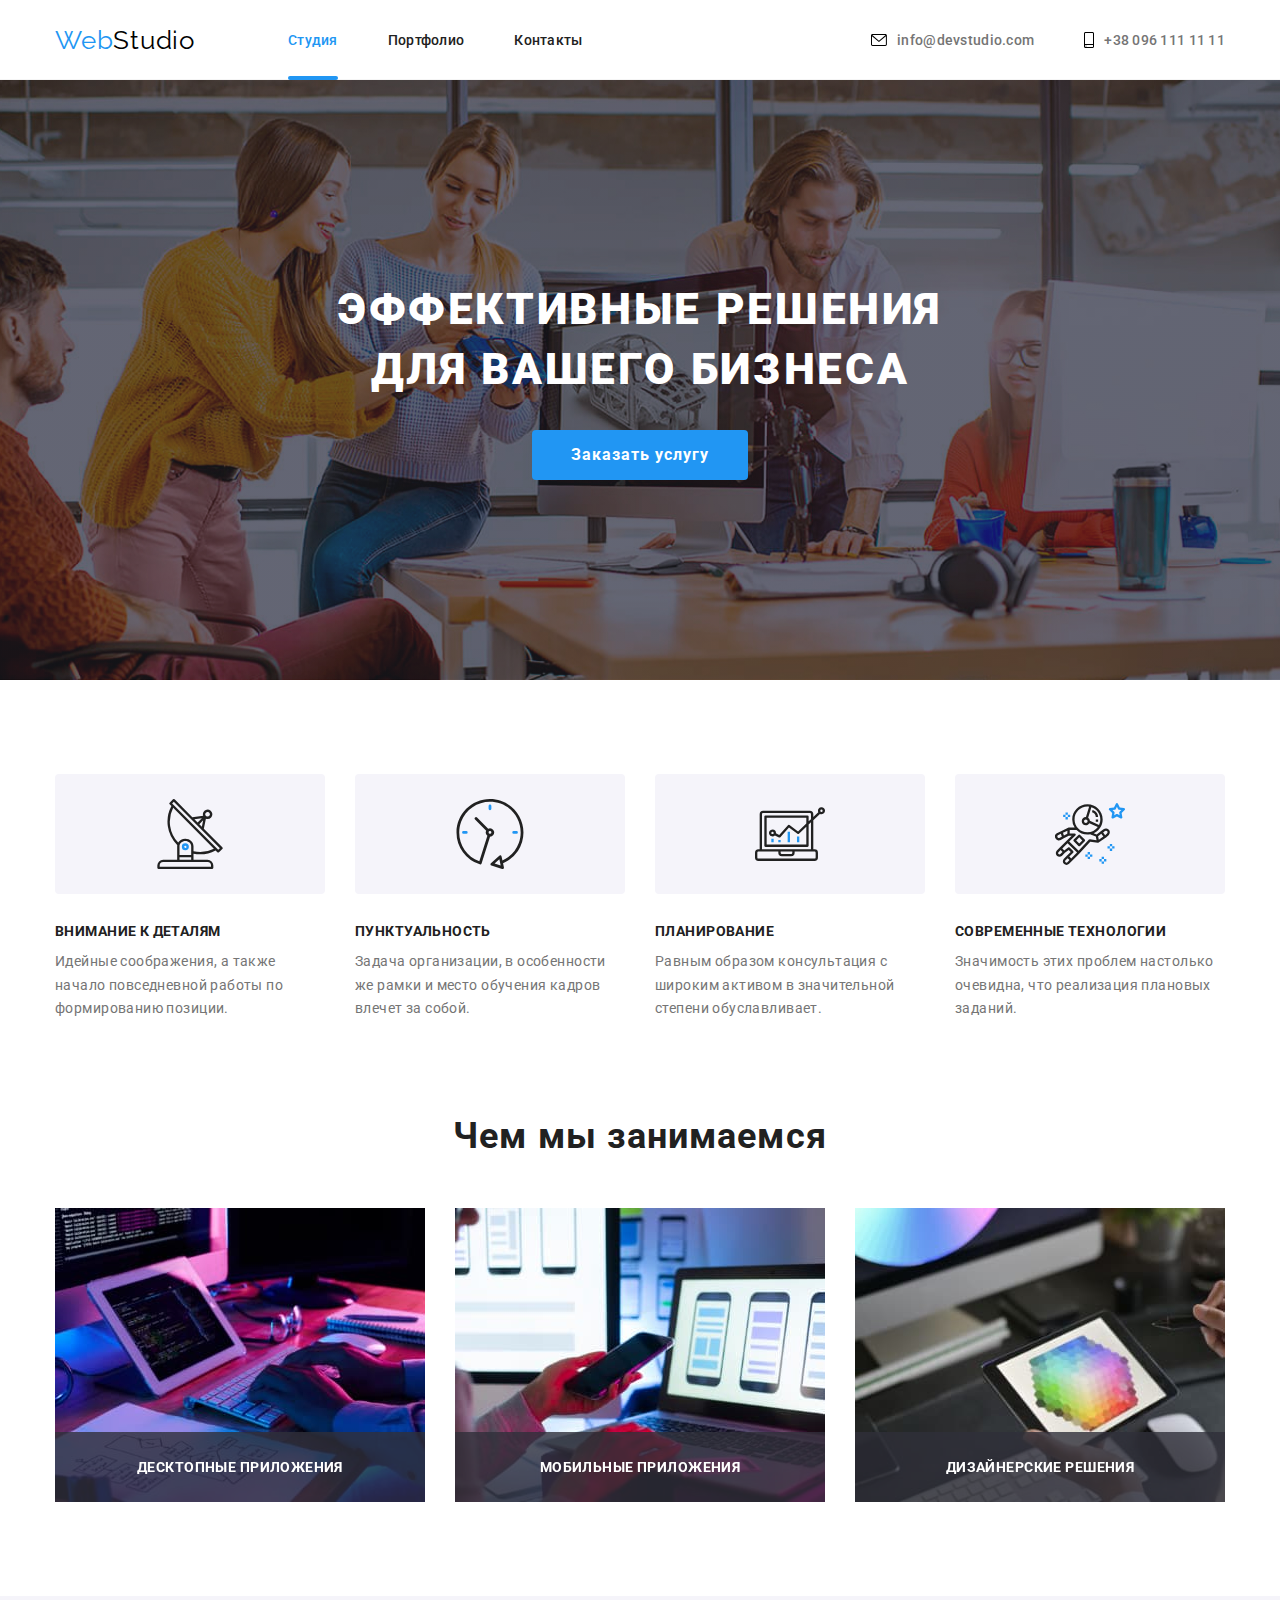
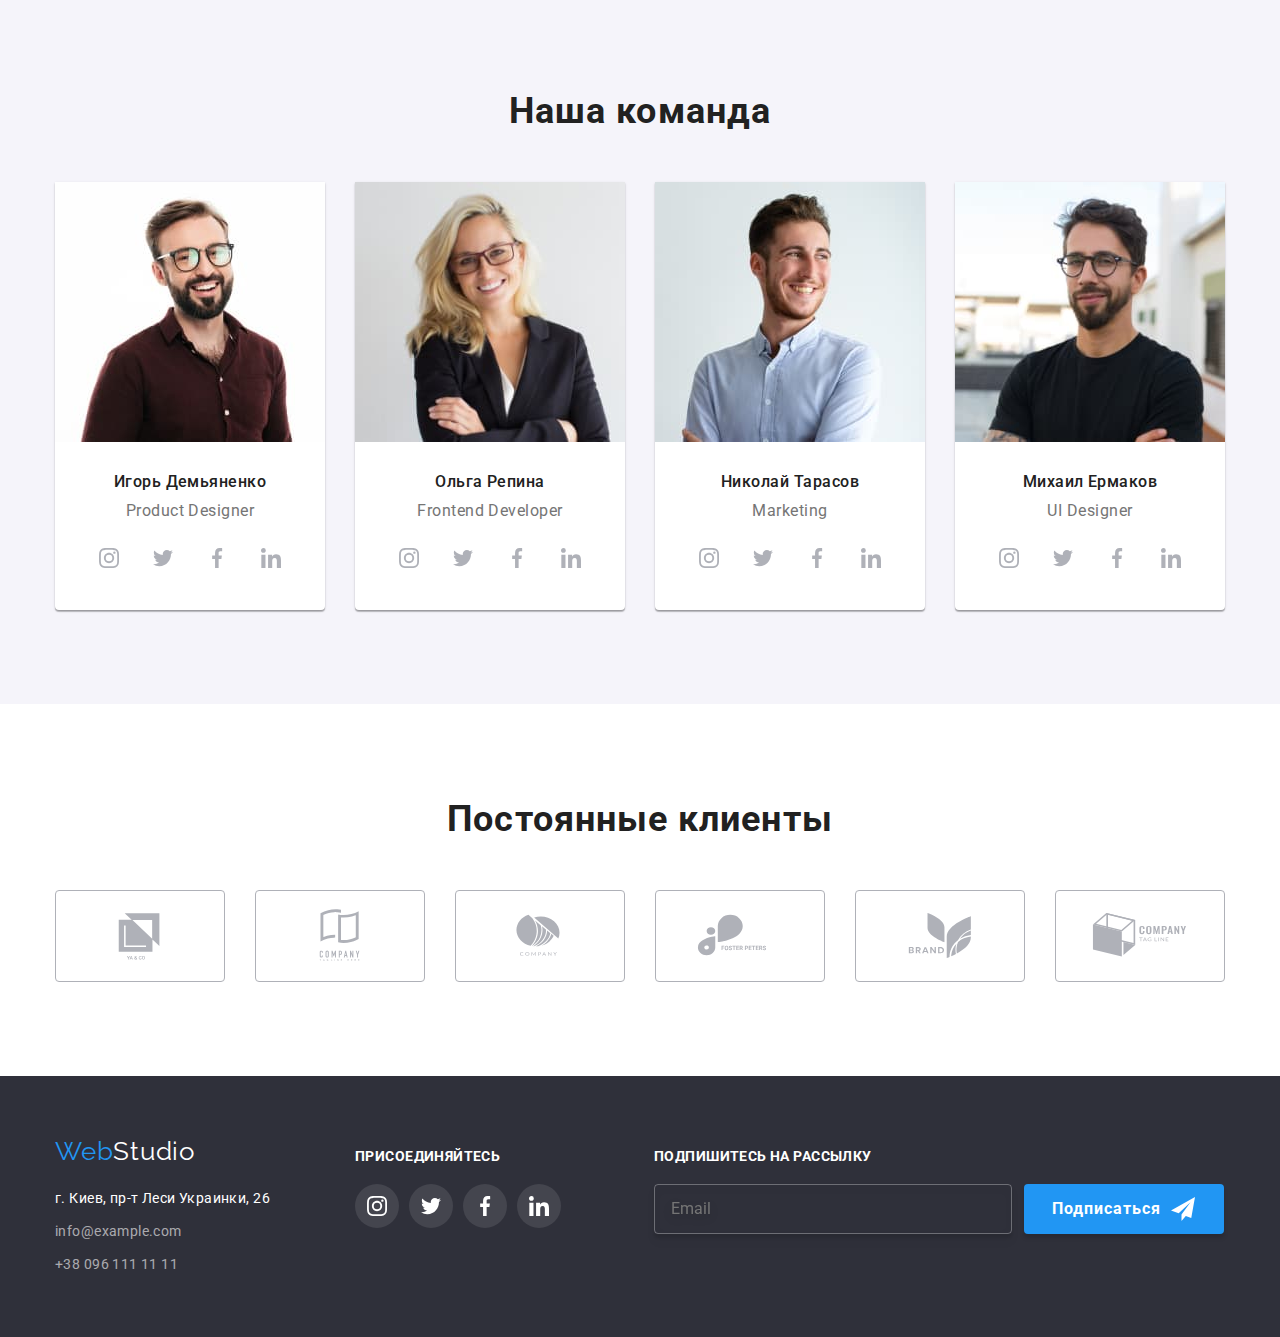
<file: index.html>
<!DOCTYPE html>
<html lang="ru">
  <head>
    <meta charset="UTF-8" />
    <meta http-equiv="X-UA-Compatible" content="IE=edge" />
    <meta name="viewport" content="width=device-width, initial-scale=1.0" />
    <title>WebStudio</title>
    <link
      href="https://fonts.googleapis.com/css2?family=Raleway:wght@700&family=Roboto:wght@400;500;700;900&display=swap"
      rel="stylesheet"
    />
    <link
      rel="stylesheet"
      href="https://cdnjs.cloudflare.com/ajax/libs/modern-normalize/1.1.0/modern-normalize.min.css"
    />
    <link rel="stylesheet" href="./css/main.min.css" />
  </head>

  <body>
    <!-- Header -->
    <header class="page-header">
      <div class="page-header__container container">
        <!-- logo -->
        <a class="header__logo logo" href="./index.html">
          <span class="logo--blue-text">Web</span
          ><span class="header__logo--black-text">Studio</span>
        </a>
        <nav>
          <!-- about -->
          <ul class="nav__list">
            <li class="nav__list-item">
              <a class="nav__link nav__link--current" href="./index.html">Студия</a>
            </li>
            <li class="nav__list-item">
              <a class="nav__link" href="./portfolio.html">Портфолио</a>
            </li>
            <li class="nav__list-item">
              <a class="nav__link" href="#">Контакты</a>
            </li>
          </ul>
        </nav>
        <!-- Contacts -->
        <ul class="contact__list">
          <li class="contact__list-item">
            <a class="contact__link" href="mailto:info@devstudio.com"
              ><svg class="contact__icon" width="16" height="12">
              <use href="./images/icons.svg#icon-mail"/>
            </svg>info@devstudio.com</a
            >
          </li>
          <li class="contact__list-item">
            <a class="contact__link" href="tel:+380961111111"
              ><svg class="contact__icon" width="10" height="16">
              <use href="./images/icons.svg#icon-phone"/>
            </svg>+38 096 111 11 11</a
            >
          </li>
        </ul>
      </div>
    </header>
    <!-- Main -->
    <main>
      <!-- Hero (order section) -->
      <section class="section hero-section">
        <div class="vertical-container">
          <h1 class="hero-section__main-title">
            Эффективные решения <br />
            для вашего бизнеса
          </h1>
          <button class="hero-section__modal-button" data-modal-open type="button" name="button">Заказать услугу</button>
          <div class="backdrop backdrop--hidden" data-modal>
            <div class="modal-container">
              <form class="modal-form">
                <h1 class="modal-form__title">Оставьте свои данные, мы вам перезвоним</h1>
                <ul class="modal-form__label-list">
                  <li class="modal-form__label-item">
                    <label class="modal-form__label modal-form__label--hovered">
                      <p class="modal-form__label-data">Имя</p>
                      <span class="modal-form__input-container">
                        <input class="modal-form__input modal-form__input--selected" type="name" name="name"/>
                        <svg class="modal-form__icon modal-form__icon--hovered" width="18" height="18">
                          <use href="./images/icons.svg#icon-person-modal" />
                        </svg>
                      </span>
                    </label>
                  </li>
                  <li class="modal-form__label-item">
                    <label class="modal-form__label modal-form__label--hovered">
                      <p class="modal-form__label-data">Телефон</p>
                      <span class="modal-form__input-container">
                        <input class="modal-form__input modal-form__input--selected"  type="tel" name="tel"/>
                        <svg class="modal-form__icon modal-form__icon--hovered" width="18" height="18">
                          <use href="./images/icons.svg#icon-phone-modal" />
                        </svg>
                      </span>
                    </label>
                  </li>
                  <li class="modal-form__label-item">
                    <label class="modal-form__label modal-form__label--hovered">
                      <p class="modal-form__label-data">Почта</p>
                      <span class="modal-form__input-container">
                        <input class="modal-form__input modal-form__input--selected"  type="email" name="email"/>
                        <svg class="modal-form__icon modal-form__icon--hovered" width="18" height="18">
                          <use href="./images/icons.svg#icon-email-modal" />
                        </svg>
                      </span>
                    </label>
                  </li>
                  <li class="modal-form__label-item">
                    <label class="modal-form__label modal-form__label--hovered">
                      <p class="modal-form__label-data">Комментарий</p>
                      <span class="modal-form__input-container">
                        <textarea class="modal-form__input modal-form__comment-area modal-form__input--selected" placeholder="Введите текст"></textarea> 
                      </span>
                    </label>
                  </li>
                </ul>
                <label class="modal-form__checkbox modal-form__checkbox--hovered">
                  <p class="modal-form__checkbox-data">Соглашаюсь с рассылкой и принимаю <a class="modal-form__checkbox-link" href="">Условия договора</a></p>
                  <input class="modal-form__checkbox-input modal-form__checkbox-input--checked" type="checkbox" name="checkbox">
                  <svg class="modal-form__checkbox-icon" width="16" height="15">
                    <use href="./images/icons.svg#icon-modal-checkbox">
                  </svg>
                  <svg class="modal-form__checkbox-icon modal-form__checkbox-icon--checked" width="16" height="15">
                    <use href="./images/icons.svg#icon-check-modal">
                  </svg>
                </label>
                <button class="modal-form__submit-button submit-button" type="submit">
                  Отправить
                </button>
              </form>
              <button class="modal-form__close-button modal-form__close-button--selected" data-modal-close type="button">

                  <svg class="modal-form__close-icon modal-form__close-icon--selected" width="18" height="18">
                  <use href="./images/icons.svg#icon-close-modal">
                </svg>

              </button>
            </div>
          </div>
        </div>
      </section>
      <!-- Team Qualities -->
          <section class="qalities-section section">
        <div class="qalities-section__container">
          <h2 class="qalities-section__main-title main-title--hidden">Качества команды</h2>
          <ul class="qalities-section__list">
            <li class="qalities-section__list-item">
              <div class="qalities-section__icon-container">
                <svg class="qalities-section__icon" width="70" height="70">
                  <use href="./images/icons.svg#icon-antenna"/>
                </svg>
              </div>
              <h3 class="qalities-section__title">Внимание к деталям</h3>
              <p class="qalities-section__data">
                Идейные соображения, а также начало повседневной работы по
                формированию позиции.
              </p>
            </li>
            <li class="qalities-section__list-item">
              <div class="qalities-section__icon-container">
                <svg class="qalities-section__icon" width="70" height="70">
              <use href="./images/icons.svg#icon-clock"/>
            </svg>
              </div>
              <h3 class="qalities-section__title">Пунктуальность</h3>
              <p class="qalities-section__data">
                Задача организации, в особенности же рамки и место обучения
                кадров влечет за собой.
              </p>
            </li>
            <li class="qalities-section__list-item">
              <div class="qalities-section__icon-container">
                <svg class="qalities-section__icon" width="70" height="70">
              <use href="./images/icons.svg#icon-diagram"/>
            </svg>
              </div>
              <h3 class="qalities-section__title">Планирование</h3>
              <p class="qalities-section__data">
                Равным образом консультация с широким активом в значительной
                степени обуславливает.
              </p>
            </li>
            <li class="qalities-section__list-item">
              <div class="qalities-section__icon-container">
                <svg class="qalities-section__icon" width="70" height="70">
              <use href="./images/icons.svg#icon-astronaut"/>
            </svg>
              </div>
              <h3 class="qalities-section__title">Современные технологии</h3>
              <p class="qalities-section__data">
                Значимость этих проблем настолько очевидна, что реализация
                плановых заданий.
              </p>
            </li>
          </ul>
        </div>
      </section>
      <!-- Doing section -->
      <section class="section doing-section">
        <div class=" doing-section__container vertical-container">
          <h2 class="doing-section__title title">Чем мы занимаемся</h2>
          <div class="doing-section__list-container container">
            <ul class="doing-section__list">
              <li class="doing-section__item">
                <img
                  src="./images/img.jpg"
                  alt="написание программного кода"
                  width="370"
                  height="294"
                />
                <div class="doing-section__data-container">
                  <h2 class="doing-section__data">Десктопные приложения</h2>
                </div>
              </li>
              <li class="doing-section__item">
                <img
                  src="./images/img(1).jpg"
                  alt="разработка мобильных приложений"
                  width="370"
                  height="294"
                />
                <div class="doing-section__data-container">
                  <h2 class="doing-section__data">Мобильные приложения</h2>
                </div>
              </li>
              <li class="doing-section__item">
                <img
                  src="./images/img(2).jpg"
                  alt="создание дизайна"
                  width="370"
                  height="294"
                />
                <div class="doing-section__data-container">
                  <h2 class="doing-section__data">Дизайнерские решения</h2>
                </div>
              </li>
            </ul>
          </div>
        </div>
      </section>
      <!-- Team section -->
      <section class="section team-section">
        <div class="team-section__container vertical-container">
          <h2 class="team-section__title title">Наша команда</h2>
          <div class="team-section__list-container container">
            <ul class="team-section__list">
              <li class="team-section__item">
                <img
                  src="./images/img(3).jpg"
                  alt="Игорь Демьяненко"
                  width="270"
                  height="260"
                />
                <div class="team-section__person-container">
                  <h3 class="team-section__person-name">Игорь Демьяненко</h3>
                  <p class="team-section__person-position">Product Designer</p>
                  <ul class="team-section__socials-list socials-list">
                    <li>
                      <a class="team-section__socials-link team-section__socials-link--selected" href="https://">
                        <svg width="20" height="20">
                          <use href="./images/icons.svg#icon-instagram"/>
                        </svg></a>
                    </li>
                    <li>
                      <div>
                        <a class="team-section__socials-link team-section__socials-link--selected" href="">
                          <svg width="20" height="20">
                            <use href="./images/icons.svg#icon-twitter"/>
                          </svg></a>
                      </div>
                    </li>
                    <li>
                      <div>
                        <a class="team-section__socials-link team-section__socials-link--selected" href="">
                          <svg width="20" height="20">
                            <use href="./images/icons.svg#icon-facebook"/>
                          </svg></a>
                      </div>
                    </li>
                    <li>
                        <a class="team-section__socials-link team-section__socials-link--selected last" href=""> 
                          <svg width="20" height="20">
                            <use href="./images/icons.svg#icon-linkedin"/>
                          </svg></a>
                    </li>
                  </ul>
                </div>
              </li>
              <li class="team-section__item">
                <img
                  src="./images/img(4).jpg"
                  alt="Ольга Репина"
                  width="270"
                  height="260"
                />
                <div class="team-section__person-container">
                  <h3 class="team-section__person-name">Ольга Репина</h3>
                  <p class="team-section__person-position">Frontend Developer</p>
                  <ul class="team-section__socials-list socials-list">
                    <li>
                      <a class="team-section__socials-link team-section__socials-link--selected" href="https://">
                        <svg width="20" height="20">
                          <use href="./images/icons.svg#icon-instagram"/>
                        </svg></a>
                    </li>
                    <li>
                      <div>
                        <a class="team-section__socials-link team-section__socials-link--selected" href="">
                          <svg width="20" height="20">
                            <use href="./images/icons.svg#icon-twitter"/>
                          </svg></a>
                      </div>
                    </li>
                    <li>
                      <div>
                        <a class="team-section__socials-link team-section__socials-link--selected" href="">
                          <svg width="20" height="20">
                            <use href="./images/icons.svg#icon-facebook"/>
                          </svg></a>
                      </div>
                    </li>
                    <li>
                        <a class="team-section__socials-link team-section__socials-link--selected last" href=""> 
                          <svg width="20" height="20">
                            <use href="./images/icons.svg#icon-linkedin"/>
                          </svg></a>
                    </li>
                  </ul>
                </div>
              </li>
              <li class="team-section__item">
                <img
                  src="./images/img(5).jpg"
                  alt="Николай Тарасов"
                  width="270"
                  height="260"
                />
                <div class="team-section__person-container">
                  <h3 class="team-section__person-name">Николай Тарасов</h3>
                  <p class="team-section__person-position">Marketing</p>
                  <ul class="team-section__socials-list socials-list">
                    <li>
                      <a class="team-section__socials-link team-section__socials-link--selected" href="https://">
                        <svg width="20" height="20">
                          <use href="./images/icons.svg#icon-instagram"/>
                        </svg></a>
                    </li>
                    <li>
                      <div>
                        <a class="team-section__socials-link team-section__socials-link--selected" href="">
                          <svg width="20" height="20">
                            <use href="./images/icons.svg#icon-twitter"/>
                          </svg></a>
                      </div>
                    </li>
                    <li>
                      <div>
                        <a class="team-section__socials-link team-section__socials-link--selected" href="">
                          <svg width="20" height="20">
                            <use href="./images/icons.svg#icon-facebook"/>
                          </svg></a>
                      </div>
                    </li>
                    <li>
                        <a class="team-section__socials-link team-section__socials-link--selected last" href=""> 
                          <svg width="20" height="20">
                            <use href="./images/icons.svg#icon-linkedin"/>
                          </svg></a>
                    </li>
                  </ul>
                                </div>
              </li>
              <li class="team-section__item">
                <img
                  src="./images/img(6).jpg"
                  alt="Михаил Ермаков"
                  width="270"
                  height="260"
                />
                <div class="team-section__person-container">
                  <h3 class="team-section__person-name">Михаил Ермаков</h3>
                  <p class="team-section__person-position">UI Designer</p>

                  <ul class="team-section__socials-list socials-list">
                    <li>
                      <a class="team-section__socials-link team-section__socials-link--selected" href="https://">
                        <svg width="20" height="20">
                          <use href="./images/icons.svg#icon-instagram"/>
                        </svg></a>
                    </li>
                    <li>
                      <div>
                        <a class="team-section__socials-link team-section__socials-link--selected" href="">
                          <svg width="20" height="20">
                            <use href="./images/icons.svg#icon-twitter"/>
                          </svg></a>
                      </div>
                    </li>
                    <li>
                      <div>
                        <a class="team-section__socials-link team-section__socials-link--selected" href="">
                          <svg width="20" height="20">
                            <use href="./images/icons.svg#icon-facebook"/>
                          </svg></a>
                      </div>
                    </li>
                    <li>
                        <a class="team-section__socials-link team-section__socials-link--selected last" href=""> 
                          <svg width="20" height="20">
                            <use href="./images/icons.svg#icon-linkedin"/>
                          </svg></a>
                    </li>
                  </ul>
                                </div>
              </li>
            </ul>
          </div>
        </div>
      </section>
     <!-- Clients section -->
      <section class="clients-section section">
        <div class="clients-section__container container vertical-container">
          <h2  class="clients-section__title title">
            Постоянные клиенты
          </h2>
          <ul class="clients-section__list">
            <li>
              <a class="clients-section__link clients-section__link--selected" href="">
                  <svg width="106" height="60">
                    <use href="./images/icons.svg#icon-Logo1"/>
                  </svg>
              </a>
            </li>
            <li>
              <a class="clients-section__link clients-section__link--selected" href="">
                  <svg width="106" height="60">
                    <use href="./images/icons.svg#icon-Logo2"/>
                  </svg>
              </a>
            </li>
            <li>
              <a class="clients-section__link clients-section__link--selected" href="">
                  <svg width="106" height="60">
                    <use href="./images/icons.svg#icon-Logo3"/>
                  </svg>
              </a>
            </li>
            <li>
              <a class="clients-section__link clients-section__link--selected" href="">
                  <svg width="106" height="60">
                    <use href="./images/icons.svg#icon-Logo4"/>
                  </svg>
              </a>
            </li>
            <li>
              <a class="clients-section__link clients-section__link--selected" href="">
                  <svg width="106" height="60">
                    <use href="./images/icons.svg#icon-Logo5"/>
                  </svg>
              </a>
            </li>
            <li>
              <a class="clients-section__link clients-section__link--selected last" href="">
                  <svg width="106" height="60">
                    <use href="./images/icons.svg#icon-Logo6"/>
                  </svg>
              </a>
            </li>
          </ul>
        </div>
      </section>

    </main>
    <!-- Footer -->
    <footer class="page-footer">
      <div class="container">
       <div class="vertical-container">
         <a class="logo page-footer__logo" href="./index.html">
          <span class="logo--blue-text">Web</span
          ><span class="page-footer__logo--white-text">Studio</span>
         </a>
          <!-- Address -->
          <address class="footer-address">
            <ul class="footer-address__list">
              <li class="footer-address__item">
                <a
                  class="footer-address__link footer-address__map-link"
                  href="https://goo.gl/maps/o6okpZwp64HQ24k48"
                  target="_blank"
                  rel="noopener noreferrer"
                  >г. Киев, пр-т Леси Украинки, 26</a
                >
              </li>
              <li class="footer-address__item">
                <a class="footer-address__link" href="info@example.com"
                  >info@example.com</a
                >
              </li>
              <li class="footer-address__item">
                <a class="footer-address__link" href="tel:+380961111111"
                  >+38 096 111 11 11</a
                >
              </li>
            </ul>
          </address>
        </div>
      <section class="page-footer__socials-section">
                <p class="page-footer__text">присоединяйтесь</p>
                        <ul class="socials-section__list">
                  <li>
                    <a class="socials-section__link" href="">
                      <svg width="20" height="20">
                        <use href="./images/icons.svg#icon-instagram"/>
                       </svg></a>
                  </li>
                  <li>
                      <a class="socials-section__link" href="">
                        <svg width="20" height="20">
                          <use href="./images/icons.svg#icon-twitter"/>
                        </svg></a>
                  </li>
                  <li>
                      <a class="socials-section__link" href="">
                        <svg width="20" height="20">
                          <use href="./images/icons.svg#icon-facebook"/>
                        </svg></a>
                  </li>
                  <li>
                      <a class="socials-section__link last" href="">
                        <svg width="20" height="20">
                          <use href="./images/icons.svg#icon-linkedin"/>
                        </svg></a>
                  </li>
                </ul>
      </section>
      <section class="page-footer__subscribe-section vertical-container">
        <p class="page-footer__text">Подпишитесь на рассылку</p>
        <form>
          <label class="subscribe-section__container">
            <input class="subscribe-section__input" type="email" placeholder="Email">
        <button class="submit-button" type="submit">Подписаться<svg class="submit-button__svg" width="24" height="24">
          <use href="./images/icons.svg#icon-subscribe">
        </svg> </button>
      </input>
          </label>
        </form>
      </section>
    </div>
    </footer>
      <script src="./js/modal.js"></script>
  </body>
</html>
</file>
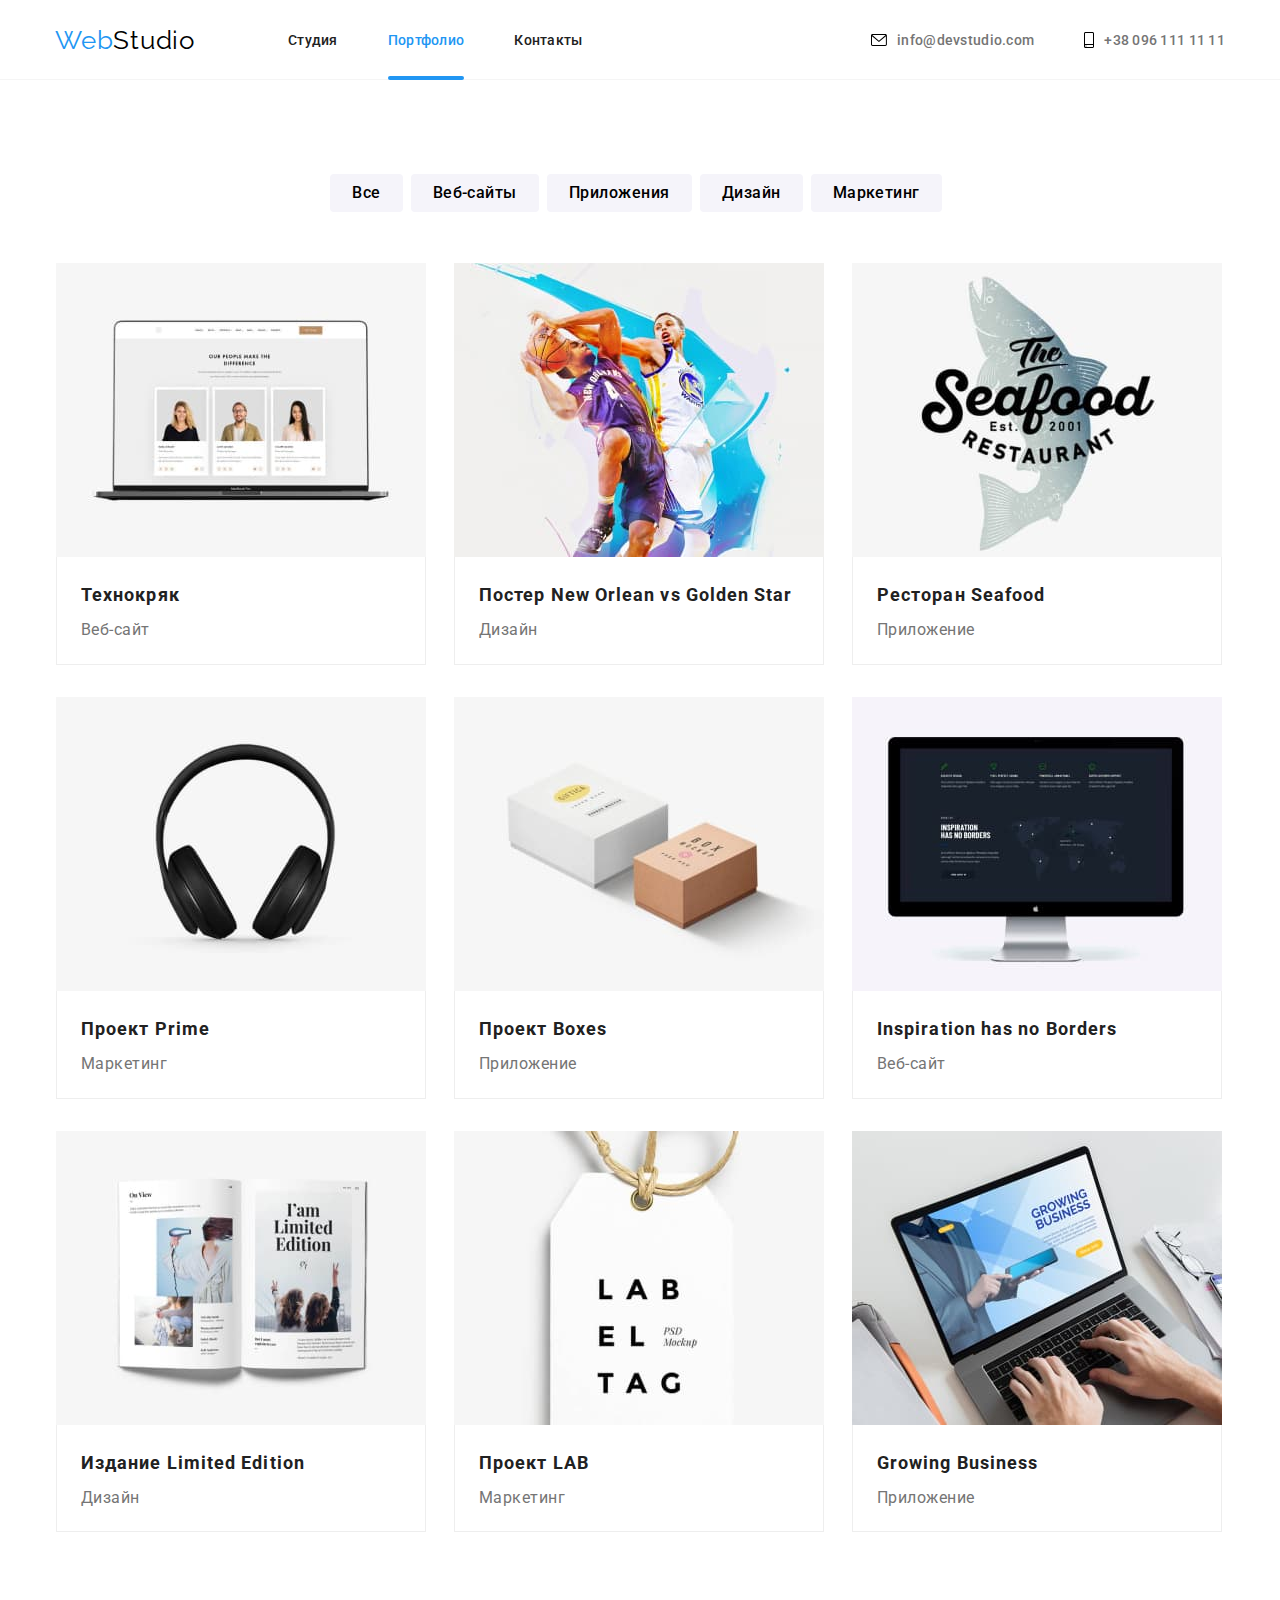
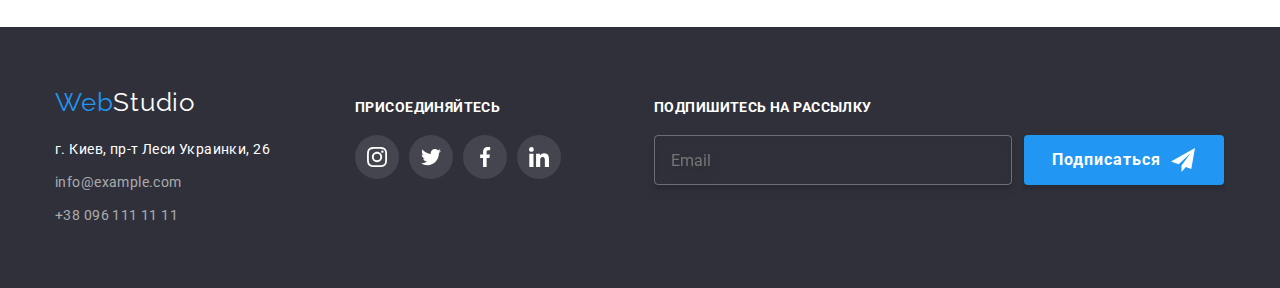
<file: portfolio.html>
<!DOCTYPE html>
<html lang="ru">
  <head>
    <meta charset="UTF-8" />
    <meta http-equiv="X-UA-Compatible" content="IE=edge" />
    <meta name="viewport" content="width=device-width, initial-scale=1.0" />
    <title>Portfolio</title>
    <link
      href="https://fonts.googleapis.com/css2?family=Raleway:wght@700&family=Roboto:wght@400;500;700;900&display=swap"
      rel="stylesheet"
    />
    <link
      rel="stylesheet"
      href="https://cdnjs.cloudflare.com/ajax/libs/modern-normalize/1.1.0/modern-normalize.min.css"
    />
    <link rel="stylesheet" href="./css/main.min.css" />
  </head>

  <body>
    <!-- Header -->
    <header class="page-header">
      <div class="page-header__container container">
        <!-- logo -->
        <a class="header__logo logo" href="./index.html">
          <span class="logo--blue-text">Web</span
          ><span class="header__logo--black-text">Studio</span>
        </a>
        <nav>
          <!-- about -->
          <ul class="nav__list">
            <li class="nav__list-item">
              <a class="nav__link" href="./index.html">Студия</a>
            </li>
            <li class="nav__list-item">
              <a class="nav__link nav__link--current" href="./portfolio.html">Портфолио</a>
            </li>
            <li class="nav__list-item">
              <a class="nav__link" href="#">Контакты</a>
            </li>
          </ul>
        </nav>
        <!-- Contacts -->
        <ul class="contact__list">
          <li class="contact__list-item">
            <a class="contact__link" href="mailto:info@devstudio.com"
              ><svg class="contact__icon" width="16" height="12">
              <use href="./images/icons.svg#icon-mail"/>
            </svg>info@devstudio.com</a
            >
          </li>
          <li class="contact__list-item">
            <a class="contact__link" href="tel:+380961111111"
              ><svg class="contact__icon" width="10" height="16">
              <use href="./images/icons.svg#icon-phone"/>
            </svg>+38 096 111 11 11</a
            >
          </li>
        </ul>
      </div>
    </header>
    <!-- Main -->
    <main>
      <section class="portfolio-section section">
        <div class="portfolio-section__container container vertical-container">
          <h1 class="portfolio-section__main-title main-title--hidden">Портфолио</h1>
          <!-- filters list -->
          <ul class="portfolio-section__filter-list">
            <li class="portfolio-section__filter-item">
              <button class="portfolio-section__filter-button portfolio-section__filter-button--selected" type="button">Все</button>
            </li>
            <li class="portfolio-section__filter-item">
              <button class="portfolio-section__filter-button portfolio-section__filter-button--selected" type="button">Веб-сайты</button>
            </li>
            <li class="portfolio-section__filter-item">
              <button class="portfolio-section__filter-button portfolio-section__filter-button--selected" type="button">Приложения</button>
            </li>
            <li class="portfolio-section__filter-item">
              <button class="portfolio-section__filter-button portfolio-section__filter-button--selected" type="button">Дизайн</button>
            </li>
            <li class="portfolio-section__filter-item">
              <button class="portfolio-section__filter-button portfolio-section__filter-button--selected portfolio-section__filter-button--last" type="button">
                Маркетинг
              </button>
            </li>
          </ul>
          <!-- projects list -->
          <ul class="portfolio-section__project-list">
            <li class="portfolio-section__project-item portfolio-section__project-item--selected">
              <a href="">
                <img
                src="./images/portfolio1.jpg"
                alt="главная страница сайта"
                width="370"
                height="294"
              />
              <div class="portfolio-section__overflow-container portfolio-section__overflow-container--hovered">
                <p class="portfolio-section__project-data">Ресурс предлагает комплексные предложения с разным уровнем функционала и сервисов. Все это позволит посетителю получить исчерпывающие сведения о компании или частном лице.</p>
              </div>
              <div class="portfolio-section__data-container">
                <h2 class="portfolio-section__project-name">Технокряк</h2>
                <p class="portfolio-section__project-data portfolio-section__project-type">Веб-сайт</p>
              </div>
              </a>
            </li>
            <li class="portfolio-section__project-item portfolio-section__project-item--selected">
              <a href="">
                <img
                src="./images/portfolio2.jpg"
                alt="баскетболисты"
                width="370"
                height="294"
              />
              <div class="portfolio-section__overflow-container portfolio-section__overflow-container--hovered">
                <p class="portfolio-section__project-data">Ресурс предлагает комплексные предложения с разным уровнем функционала и сервисов. Все это позволит посетителю получить исчерпывающие сведения о компании или частном лице.</p>
              </div>
              <div class="portfolio-section__data-container">
                <h2 class="portfolio-section__project-name">Постер New Orlean vs Golden Star</h2>
                <p class="portfolio-section__project-data portfolio-section__project-type">Дизайн</p>
              </div>
              </a>
            </li>
            <li class="portfolio-section__project-item portfolio-section__project-item--selected">
              <a href="">
                <img
                src="./images/portfolio3.jpg"
                alt="логотип ресторана"
                width="370"
                height="294"
              />
              <div class="portfolio-section__overflow-container portfolio-section__overflow-container--hovered">
                <p class="portfolio-section__project-data">Ресурс предлагает комплексные предложения с разным уровнем функционала и сервисов. Все это позволит посетителю получить исчерпывающие сведения о компании или частном лице.</p>
              </div>
              <div class="portfolio-section__data-container">
                <h2 class="portfolio-section__project-name">Ресторан Seafood</h2>
                <p class="portfolio-section__project-data portfolio-section__project-type">Приложение</p>
              </div>
              </a>
            </li>
            <li class="portfolio-section__project-item portfolio-section__project-item--selected">
              <a href="">
                <img
                src="./images/portfolio4.jpg"
                alt="наушники"
                width="370"
                height="294"
              />
              <div class="portfolio-section__overflow-container portfolio-section__overflow-container--hovered">
                <p class="portfolio-section__project-data">Ресурс предлагает комплексные предложения с разным уровнем функционала и сервисов. Все это позволит посетителю получить исчерпывающие сведения о компании или частном лице.</p>
              </div>
              <div class="portfolio-section__data-container">
                <h2 class="portfolio-section__project-name">Проект Prime</h2>
                <p class="portfolio-section__project-data portfolio-section__project-type">Маркетинг</p>
              </div>
              </a>
            </li>
            <li class="portfolio-section__project-item portfolio-section__project-item--selected">
              <a href="">
                <img
                src="./images/portfolio5.jpg"
                alt="коробки"
                width="370"
                height="294"
              />
              <div class="portfolio-section__overflow-container portfolio-section__overflow-container--hovered">
                <p class="portfolio-section__project-data">Ресурс предлагает комплексные предложения с разным уровнем функционала и сервисов. Все это позволит посетителю получить исчерпывающие сведения о компании или частном лице.</p>
              </div>
              <div class="portfolio-section__data-container">
                <h2 class="portfolio-section__project-name">Проект Boxes</h2>
                <p class="portfolio-section__project-data portfolio-section__project-type">Приложение</p>
              </div>
              </a>
            </li>
            <li class="portfolio-section__project-item portfolio-section__project-item--selected">
              <a href="">
                <img
                src="./images/portfolio6.jpg"
                alt="главная страница сайта"
                width="370"
                height="294"
              />
              <div class="portfolio-section__overflow-container portfolio-section__overflow-container--hovered">
                <p class="portfolio-section__project-data">Ресурс предлагает комплексные предложения с разным уровнем функционала и сервисов. Все это позволит посетителю получить исчерпывающие сведения о компании или частном лице.</p>
              </div>
              <div class="portfolio-section__data-container">
                <h2 class="portfolio-section__project-name">Inspiration has no Borders</h2>
                <p class="portfolio-section__project-data portfolio-section__project-type">Веб-сайт</p>
              </div>
              </a>
            </li>
            <li class="portfolio-section__project-item portfolio-section__project-item--selected">
              <a href="">
                <img
                src="./images/portfolio7.jpg"
                alt="оформление книги"
                width="370"
                height="294"
              />
              <div class="portfolio-section__overflow-container portfolio-section__overflow-container--hovered">
                <p class="portfolio-section__project-data">Ресурс предлагает комплексные предложения с разным уровнем функционала и сервисов. Все это позволит посетителю получить исчерпывающие сведения о компании или частном лице.</p>
              </div>
              <div class="portfolio-section__data-container">
                <h2 class="portfolio-section__project-name">Издание Limited Edition</h2>
                <p class="portfolio-section__project-data portfolio-section__project-type">Дизайн</p>
              </div>
              </a>
            </li>
            <li class="portfolio-section__project-item portfolio-section__project-item--selected">
              <a href="">
                <img
                src="./images/portfolio8.jpg"
                alt="брендовый ярлычок"
                width="370"
                height="294"
              />
              <div class="portfolio-section__overflow-container portfolio-section__overflow-container--hovered">
                <p class="portfolio-section__project-data">Ресурс предлагает комплексные предложения с разным уровнем функционала и сервисов. Все это позволит посетителю получить исчерпывающие сведения о компании или частном лице.</p>
              </div>
              <div class="portfolio-section__data-container">
                <h2 class="portfolio-section__project-name">Проект LAB</h2>
                <p class="portfolio-section__project-data portfolio-section__project-type">Маркетинг</p>
              </div>
              </a>
            </li>
            <li class="portfolio-section__project-item portfolio-section__project-item--selected">
              <a href="">
                <img
                src="./images/portfolio9.jpg"
                alt="главная страница сайта приложения"
                width="370"
                height="294"
              />
              <div class="portfolio-section__overflow-container portfolio-section__overflow-container--hovered">
                <p class="portfolio-section__project-data">Ресурс предлагает комплексные предложения с разным уровнем функционала и сервисов. Все это позволит посетителю получить исчерпывающие сведения о компании или частном лице.</p>
              </div>
              <div class="portfolio-section__data-container">
                <h2 class="portfolio-section__project-name">Growing Business</h2>
                <p class="portfolio-section__project-data portfolio-section__project-type">Приложение</p>
              </a>
              </div>
            </li>
          </ul>
        </div>
      </section>
    </main>
    <!-- Footer -->
    <footer class="page-footer">
      <div class="container">
       <div class="vertical-container">
         <a class="logo page-footer__logo" href="./index.html">
          <span class="logo--blue-text">Web</span
          ><span class="page-footer__logo--white-text">Studio</span>
         </a>
          <!-- Address -->
          <address class="footer-address">
            <ul class="footer-address__list">
              <li class="footer-address__item">
                <a
                  class="footer-address__link footer-address__map-link"
                  href="https://goo.gl/maps/o6okpZwp64HQ24k48"
                  target="_blank"
                  rel="noopener noreferrer"
                  >г. Киев, пр-т Леси Украинки, 26</a
                >
              </li>
              <li class="footer-address__item">
                <a class="footer-address__link" href="info@example.com"
                  >info@example.com</a
                >
              </li>
              <li class="footer-address__item">
                <a class="footer-address__link" href="tel:+380961111111"
                  >+38 096 111 11 11</a
                >
              </li>
            </ul>
          </address>
        </div>
      <section class="page-footer__socials-section">
                <p class="page-footer__text">присоединяйтесь</p>
                        <ul class="socials-section__list">
                  <li>
                    <a class="socials-section__link" href="">
                      <svg width="20" height="20">
                        <use href="./images/icons.svg#icon-instagram"/>
                       </svg></a>
                  </li>
                  <li>
                      <a class="socials-section__link" href="">
                        <svg width="20" height="20">
                          <use href="./images/icons.svg#icon-twitter"/>
                        </svg></a>
                  </li>
                  <li>
                      <a class="socials-section__link" href="">
                        <svg width="20" height="20">
                          <use href="./images/icons.svg#icon-facebook"/>
                        </svg></a>
                  </li>
                  <li>
                      <a class="socials-section__link last" href="">
                        <svg width="20" height="20">
                          <use href="./images/icons.svg#icon-linkedin"/>
                        </svg></a>
                  </li>
                </ul>
      </section>
      <section class="page-footer__subscribe-section vertical-container">
        <p class="page-footer__text">Подпишитесь на рассылку</p>
        <form>
          <label class="subscribe-section__container">
            <input class="subscribe-section__input" type="email" placeholder="Email">
        <button class="submit-button" type="submit">Подписаться<svg class="submit-button__svg" width="24" height="24">
          <use href="./images/icons.svg#icon-subscribe">
        </svg> </button>
      </input>
          </label>
        </form>
      </section>
    </div>
    </footer>
  </body>
</html>
</file>
<file: css/main.min.css>
body{background-color:#fff;color:#757575;font-family:Roboto,sans-serif}*{margin:0;padding:0}ul,li{list-style:none}a{text-decoration:none}img{display:block}h2,h3,h4,h5,h6{color:#212121}.container{display:flex;width:1200px;margin-right:auto;margin-left:auto;padding-top:0;padding-bottom:0;padding-right:15px;padding-left:15px}.section{padding-top:94px;padding-bottom:94px}.vertical-container{display:flex;flex-direction:column}button{cursor:pointer}.main-title--hidden{position:absolute;width:1px;height:1px;margin:-1px;bottom:0;padding:0;clip:rect(0 0 0 0);overflow:hidden}.title{font-size:36px;line-height:1.17;letter-spacing:.03em;margin-left:auto;margin-right:auto;margin-top:0;margin-bottom:50px}.logo{font-family:Raleway,sans-serif;font-size:26px;line-height:1.19;letter-spacing:.03em}.page-header{background-color:#fff;max-height:80px;border-bottom:1px solid #f5f5f5}.page-header__container{align-items:center}.header__logo{margin-right:93px}.logo--blue-text{color:#2196f3}.header__logo--black-text{color:#000}.nav__list{display:flex}.nav__list-item:not(:last-child){margin-right:50px}.nav__link{color:#212121;font-size:14px;font-weight:500;letter-spacing:.02em;display:block;padding:32px 0;transition:color 250ms cubic-bezier(0.4, 0, 0.2, 1);position:relative}.nav__link:hover,.nav__link:focus{color:#2196f3}.nav__link--current{color:#2196f3}.nav__link--current::after{content:"";background-color:#2196f3;position:absolute;width:100%;height:4px;bottom:0;left:0;border-radius:2px}.contact__list{display:flex;margin-left:auto;padding:0}.contact__list-item:not(:last-child){margin-right:50px}.contact__link{display:flex;align-items:center;color:#757575;font-size:14px;font-weight:500;letter-spacing:.02em;padding:32px 0;transition:fill 250ms cubic-bezier(0.4, 0, 0.2, 1),color 250ms cubic-bezier(0.4, 0, 0.2, 1)}.contact__link:hover,.contact__link:focus{color:#2196f3;fill:#2196f3}.contact__icon{margin-right:10px;border:none}.hero-section{background-image:linear-gradient(rgba(47, 48, 58, 0.4), rgba(47, 48, 58, 0.4)),url(../images/hero-img.jpg);background-repeat:no-repeat;background-position:50% 50%;line-height:1.36;letter-spacing:.06em;padding-top:200px;padding-bottom:200px}.hero-section__main-title{width:696px;font-size:44px;font-weight:900;line-height:1.36;letter-spacing:.06em;color:#fff;text-transform:uppercase;text-align:center;margin-left:auto;margin-right:auto;margin-top:0;margin-bottom:30px;padding:0}.hero-section__modal-button{display:inline-block;font-family:inherit;background-color:#2196f3;min-height:50px;min-width:216px;border-radius:4px;font-size:16px;font-weight:700;line-height:1.875;letter-spacing:.06em;color:#fff;border:1px solid rgba(0,0,0,0);margin-left:auto;margin-right:auto}.backdrop{position:fixed;top:0;right:0;width:100%;height:100%;background-color:rgba(0,0,0,.2);opacity:1;transition:opacity .25s cubic-bezier(0.4, 0, 0.2, 1)}.backdrop--hidden{opacity:0;pointer-events:none}.modal-container{display:flex;position:absolute;top:50%;left:50%;transform:translate(-50%, -50%);width:528px;height:581px;background-color:#fff;border-radius:4px;padding:40px}.modal-form{width:100%}.modal-form__label-item{margin-bottom:10px}.modal-form__label-data{font-size:12px;line-height:1.17;letter-spacing:.01em;margin-bottom:4px}.modal-form__title{font-weight:700;font-size:20px;line-height:23px;text-align:center;letter-spacing:.03em;color:#212121;margin-bottom:12px}.modal-form__input-container{position:relative}.modal-form__input{width:100%;border:1px solid rgba(33,33,33,.2);border-radius:4px;height:40px;padding-left:42px;transition:outline 250ms cubic-bezier(0.4, 0, 0.2, 1),border-color 250ms cubic-bezier(0.4, 0, 0.2, 1)}.modal-form__icon{transition:fill 250ms cubic-bezier(0.4, 0, 0.2, 1) 0ms;position:absolute;left:12px;bottom:0px}.modal-form__label--hovered:hover{fill:#2196f3}.modal-form__label--hovered:hover .modal-form__input--selected{border-color:#2196f3}.modal-form__input--selected:focus{outline:1px solid #2196f3;border-color:#2196f3}.modal-form__input--selected:focus+.modal-form__icon--hovered{fill:#2196f3}.modal-form__comment-area{height:120px;padding:12px 16px;resize:none}.modal-form__comment-area::placeholder{font-size:12px;line-height:1.17;letter-spacing:.01em;color:rgba(117,117,117,.5)}.modal-form__checkbox-input{appearance:none}.modal-form__checkbox{display:flex;position:relative}.modal-form__checkbox-icon{position:absolute;left:12px;bottom:5px}.modal-form__checkbox-icon--checked{visibility:hidden}.modal-form__checkbox-input--checked:checked+.modal-form__checkbox-icon{visibility:hidden}.modal-form__checkbox-input--checked:checked~.modal-form__checkbox-icon--checked{visibility:visible}.modal-form__checkbox-data{font-size:14px;line-height:171%;letter-spacing:.03em;margin-right:11px;margin-left:auto}.modal-form__checkbox-link{text-decoration:underline;color:#2196f3}.modal-checkbox-label:hover{cursor:pointer;fill:#2196f3;transition:fill 250ms cubic-bezier(0.4, 0, 0.2, 1)}.modal-form__submit-button{padding:10px 55px;margin-top:30px;margin-right:auto;margin-bottom:0;margin-left:auto}.modal-form__close-button{position:absolute;top:8px;right:8px;display:flex;width:30px;height:30px;border-radius:50%;justify-content:center;align-items:center;border:1px solid rgba(0,0,0,.1);background-color:#fff}.modal-form__close-icon{transition:fill 250ms cubic-bezier(0.4, 0, 0.2, 1)}.modal-form__close-button--selected:hover>.modal-form__close-icon--selected,.modal-form__close-button--selected:focus>.modal-form__close-icon--selected{fill:#2196f3}.qalities-section{padding-bottom:0}.qalities-section__container{display:flex;justify-content:center}.qalities-section__list{display:flex}.qalities-section__list-item{max-width:270px;margin-bottom:0}.qalities-section__list-item:not(:last-child){margin-right:30px}.qalities-section__title{font-size:14px;line-height:1.14;letter-spacing:.03em;text-transform:uppercase;margin:0}.qalities-section__data{font-size:14px;line-height:1.71;letter-spacing:.03em;margin-top:10px;margin-bottom:0}.qalities-section__icon-container{display:flex;width:270px;height:120px;background-color:#f5f4fa;border-radius:4px;margin-bottom:30px;align-items:center;justify-content:center}.qalities-section__icon{display:flex}.doing-section__list{display:flex;margin-left:auto;margin-right:auto}.doing-section__item{position:relative}.doing-section__item:not(:last-child){margin-right:30px}.doing-section__data-container{display:flex;position:absolute;bottom:0;width:100%;height:70px;justify-content:center;align-items:center;background-color:rgba(47,48,58,.8)}.doing-section__data{color:#fff;text-transform:uppercase;font-style:normal;font-weight:700;font-size:14px;line-height:16px;letter-spacing:.03em}.team-section{background-color:#f5f4fa}.team-section__item{background-color:#fff;line-height:1.19;letter-spacing:.03em;text-align:center;box-shadow:0px 1px 3px rgba(0,0,0,.12),0px 1px 1px rgba(0,0,0,.14),0px 2px 1px rgba(0,0,0,.2);border-radius:0px 0px 4px 4px}.team-section__item:not(:last-child){margin-right:30px}.team-section__person-container{padding-top:30px;padding-bottom:30px}.team-section__list{display:flex;margin-left:auto;margin-right:auto}.team-section__person-name{font-size:16px;font-weight:500;margin-bottom:10px}.team-section__person-position{margin-bottom:16px}.team-section__socials-link{display:flex;justify-content:center;align-items:center;width:44px;height:44px;border-radius:50%;padding:12px;fill:#afb1b8;transition:fill 250ms cubic-bezier(0.4, 0, 0.2, 1),background-color 250ms cubic-bezier(0.4, 0, 0.2, 1)}.team-section__socials-link:not(.last){margin-right:10px}.team-section__socials-link--selected:hover,.team-section__socials-link--selected:focus{background-color:#2196f3;fill:#fff}.socials-list{display:flex;margin-left:32px;margin-right:32px}.clients-section__link{display:flex;width:170px;height:92px;border:1px solid #afb1b8;border-radius:4px;fill:#afb1b8;justify-content:center;align-items:center;transition:fill 250ms cubic-bezier(0.4, 0, 0.2, 1),border-color 250ms cubic-bezier(0.4, 0, 0.2, 1)}.clients-section__list{display:flex}.clients-section__link:not(.last){margin-right:30px}.clients-section__link--selected:hover,.clients-section__link--selected:focus{fill:#2196f3;border-color:#2196f3}.page-footer{background-color:#2f303a;padding-top:60px;padding-bottom:60px}.page-footer__logo--white-text{color:#fff}.footer-address{width:230px;margin-top:20px;font-style:normal;font-size:14px;line-height:1.71;letter-spacing:.03em}.footer-address__item:not(:last-child){margin-bottom:9px}.footer-address__link{color:rgba(255,255,255,.6);transition:color 250ms cubic-bezier(0.4, 0, 0.2, 1)}.footer-address__link:hover,.footer-address__link:focus{color:#2196f3}.footer-address__map-link{color:#fff}.page-footer__text{text-transform:uppercase;font-family:"Roboto";font-weight:700;font-size:14px;letter-spacing:.03em;color:#fff;margin-bottom:20px;margin-right:auto}.page-footer__socials-section{margin-top:12px;margin-right:93px;margin-left:70px;margin-bottom:auto}.socials-section__list{display:flex}.socials-section__link{display:flex;justify-content:center;align-items:center;width:44px;height:44px;border-radius:50%;padding:12px;fill:#fff;background-color:rgba(255,255,255,.1);transition:background-color 250ms cubic-bezier(0.4, 0, 0.2, 1)}.socials-section__link:not(.last){margin-right:10px}.socials-section__link:hover,.socials-section__link:focus{background-color:#2196f3}.page-footer__subscribe-section{margin-top:12px}.subscribe-section__container{display:flex;padding-left:0}.subscribe-section__input{background:inherit;width:358px;height:50px;border:1px solid rgba(255,255,255,.3);box-shadow:0px 4px 4px 0px rgba(0,0,0,.15);filter:drop-shadow(0px 4px 4px rgba(0, 0, 0, 0.15));border-radius:4px;margin-right:12px;padding-left:16px;color:#fff;transition:border-color 250ms cubic-bezier(0.4, 0, 0.2, 1)}.subscribe-section__container:hover>.subscribe-section__input{border-color:#2196f3}.subscribe-section__input:focus{border-color:#2196f3}.submit-button{background-color:#2196f3;color:#fff;min-width:200px;min-height:50px;box-shadow:0px 4px 4px rgba(0,0,0,.15);border-radius:4px;font-weight:700;font-size:16px;line-height:188%;display:flex;align-items:center;text-align:center;letter-spacing:.06em;border:none}.page-footer .submit-button{padding:10px 28px}.submit-button__svg{margin-left:10px}.portfolio-section{background-color:#fff;padding-bottom:64px}.portfolio-section__container{padding-left:0;padding-right:0}.portfolio-section__filter-list{display:flex;margin-left:auto;margin-right:auto;margin-bottom:50px}.portfolio-section__filter-item{margin-right:8px}.portfolio-section__filter-button{font-family:inherit;font-size:16px;font-weight:500;line-height:1.63;letter-spacing:.03em;background-color:#f5f4fa;border:0;border-radius:4px;padding-top:6px;padding-right:22px;padding-bottom:6px;padding-left:22px;transition:background-color 250ms cubic-bezier(0.4, 0, 0.2, 1),color 250ms cubic-bezier(0.4, 0, 0.2, 1),box-shadow 250ms cubic-bezier(0.4, 0, 0.2, 1)}.portfolio-section__filter-button--last{margin:0}.portfolio-section__filter-button--selected:hover,.portfolio-section__filter-button--selected:focus{background-color:#2196f3;color:#fff;box-shadow:0px 3px 1px rgba(0,0,0,.1),0px 1px 2px rgba(0,0,0,.08),0px 2px 2px rgba(0,0,0,.12)}.portfolio-section__project-list{display:flex;flex-wrap:wrap;margin-top:0;margin-bottom:0;margin-left:auto;margin-right:auto;padding-left:15px;padding-right:15px}.portfolio-section__project-item{margin-bottom:30px;border:1px solid rgba(0,0,0,0);transition:border 250ms cubic-bezier(0.4, 0, 0.2, 1),box-shadow 250ms cubic-bezier(0.4, 0, 0.2, 1);position:relative;overflow:hidden}.portfolio-section__project-item:not(:nth-child(3n+3)){margin-right:26px}.portfolio-section__overflow-container{display:flex;position:absolute;width:370px;height:294px;bottom:107px;transform:translateY(100%);transition:transform 250ms cubic-bezier(0.4, 0, 0.2, 1);background-color:rgba(33,150,243,.9);z-index:1;align-items:center;padding-left:24px;padding-right:24px;color:#fff}.portfolio-section__project-item--selected:hover,.portfolio-section__project-item--selected:focus{border:1px solid #eee;box-shadow:0px 1px 1px rgba(0,0,0,.12),0px 4px 4px rgba(0,0,0,.06),1px 4px 6px rgba(0,0,0,.16)}.portfolio-section__project-item--selected:hover .portfolio-section__overflow-container--hovered{transform:translateY(0)}.portfolio-section__data-container{position:relative;background-color:#fff;padding-top:20px;padding-bottom:20px;padding-left:24px;padding-right:24px;border-bottom:1px solid #eee;border-left:1px solid #eee;border-right:1px solid #eee;z-index:2}.portfolio-section__project-name{font-size:18px;line-height:2;letter-spacing:.06em;margin-bottom:4px}.portfolio-section__project-data{line-height:1.67;letter-spacing:.03em}.portfolio-section__project-type{color:#757575}/*# sourceMappingURL=main.min.css.map */
</file>
